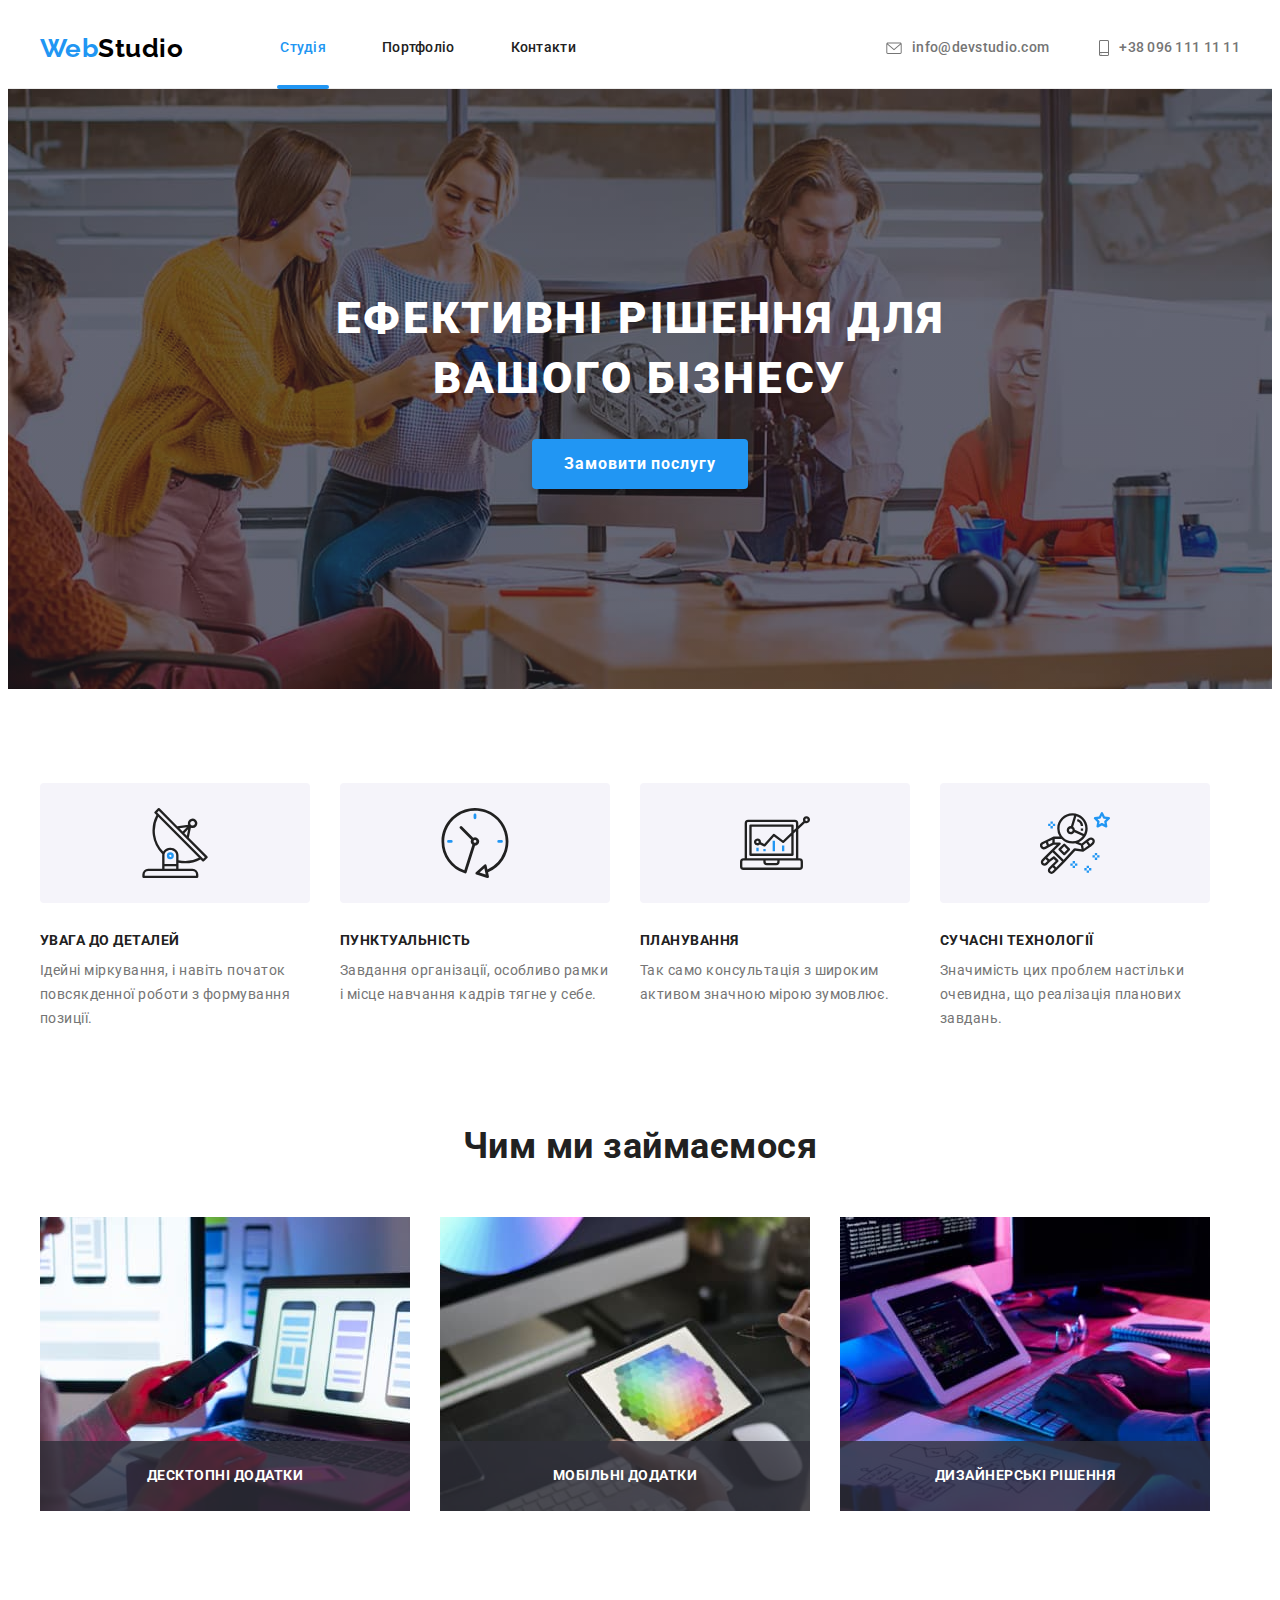
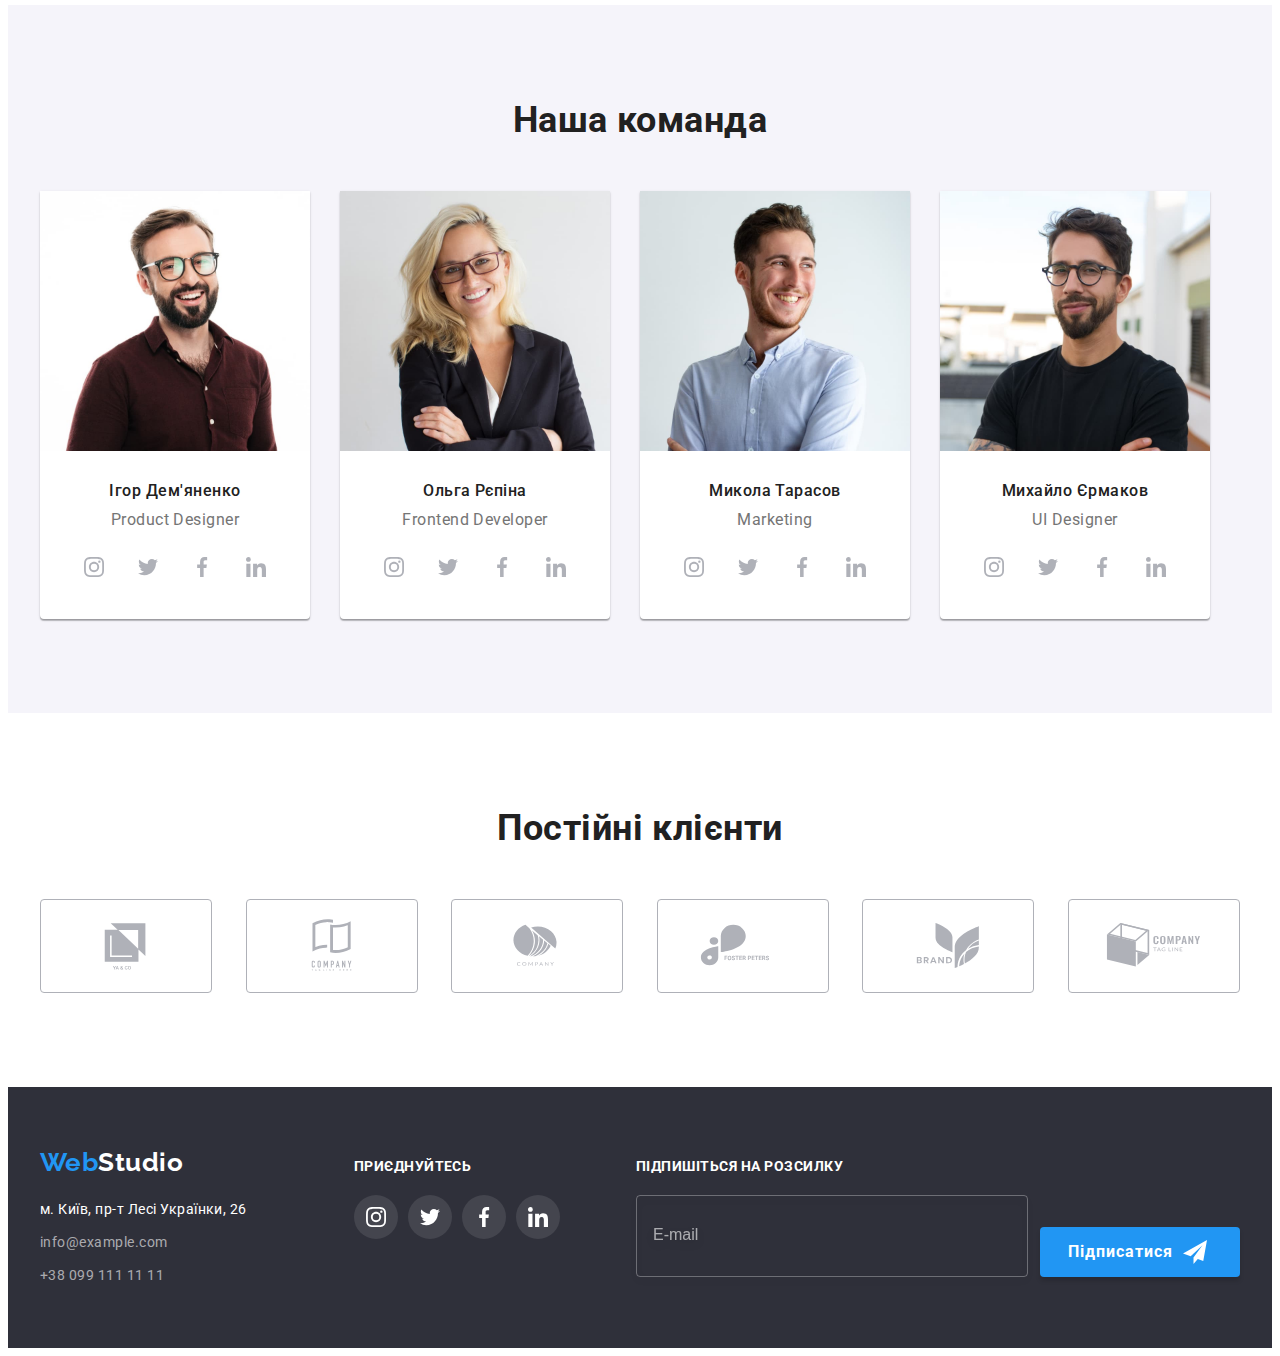
<file: index.html>
<!DOCTYPE html>
<html lang="uk">
  <head>
    <meta charset="utf-8" />
    <meta http-equiv="x-ua-compatible" content="ie=edge" />
    <meta name="viewport" content="width=device-width, initial-scale=1.0" />
    <title>WebStudio</title>
    <link rel="preconnect" href="https://fonts.googleapis.com" />
    <link rel="preconnect" href="https://fonts.gstatic.com" crossorigin />
    <link
      href="https://fonts.googleapis.com/css2?family=Raleway:wght@700&family=Roboto:wght@400;500;700;900&display=swap"
      rel="stylesheet"
    />
    <link
      rel="stylesheet"
      href="https://cdnjs.cloudflare.com/ajax/libs/modern-normalize/1.1.0/modern-normalize.min.css"
      integrity="sha512-wpPYUAdjBVSE4KJnH1VR1HeZfpl1ub8YT/NKx4PuQ5NmX2tKuGu6U/JRp5y+Y8XG2tV+wKQpNHVUX03MfMFn9Q=="
      crossorigin="anonymous"
      referrerpolicy="no-referrer"
    />
    <link rel="stylesheet" href="./css/main.min.css" />
  </head>
  <body>
    <!--Шапка-->
    <header class="header">
      <div class="container container-header">
        <nav class="navigation">
          <a class="logo" href="./index.html" lang="en"
            ><span class="logo__accent">Web</span>Studio</a
          >
          <ul class="site-nav">
            <li class="site-nav__item">
              <a
                href="./index.html"
                class="site-nav__link site-nav__link--current"
                >Студія</a
              >
            </li>
            <li class="site-nav__item">
              <a href="./portfolio.html" class="site-nav__link">Портфоліо</a>
            </li>
            <li class="site-nav__item">
              <a href="#" class="site-nav__link">Контакти</a>
            </li>
          </ul>
        </nav>
        <ul class="header-contacts">
          <li class="header-contacts__item">
            <a href="mailto:info@devstudio.com" class="header-contacts__link"
              ><svg class="header-contacts__icon" width="16" height="12">
                <use href="./images/icons.svg#icon-envelope"></use></svg
              >info@devstudio.com
            </a>
          </li>
          <li class="header-contacts__item">
            <a href="tel:+380961111111" class="header-contacts__link"
              ><svg class="header-contacts__icon" width="10" height="16">
                <use href="./images/icons.svg#icon-smartphone"></use></svg
              >+38 096 111 11 11</a
            >
          </li>
        </ul>
      </div>
    </header>
    <!--Головне Меню-->
    <main class="page-main">
      <!--Герой-->
      <section class="section section-hero">
        <div class="container section-hero__container">
          <h1 class="section-hero__title">
            Ефективні рішення для вашого бізнесу
          </h1>
          <button type="button" class="basic-btn" data-modal-open>
            Замовити послугу
          </button>
        </div>
      </section>
      <!--Наші переваги-->
      <section class="section section-benefits">
        <div class="container">
          <h2 class="visually-hidden">Наші переваги</h2>
          <ul class="benefits">
            <li class="benefits__item">
              <div class="benefits__icon-box">
                <svg class="benefits__icon" width="70" height="70">
                  <use href="./images/icons.svg#icon-antenna-benefits"></use>
                </svg>
              </div>
              <h3 class="benefits__title">Увага до деталей</h3>
              <p class="benefits__text">
                Ідейні міркування, і навіть початок повсякденної роботи з
                формування позиції.
              </p>
            </li>
            <li class="benefits-list-item">
              <div class="benefits__icon-box">
                <svg class="benefits__icon" width="70" height="70">
                  <use href="./images/icons.svg#icon-clock-benefits"></use>
                </svg>
              </div>
              <h3 class="benefits__title">Пунктуальність</h3>
              <p class="benefits__text">
                Завдання організації, особливо рамки і місце навчання кадрів
                тягне у себе.
              </p>
            </li>
            <li class="benefits-list-item">
              <div class="benefits__icon-box">
                <svg class="benefits__icon" width="70" height="70">
                  <use href="./images/icons.svg#icon-diagram-benefits"></use>
                </svg>
              </div>
              <h3 class="benefits__title">Планування</h3>
              <p class="benefits__text">
                Так само консультація з широким активом значною мірою зумовлює.
              </p>
            </li>
            <li class="benefits-list-item">
              <div class="benefits__icon-box">
                <svg class="benefits__icon" width="70" height="70">
                  <use href="./images/icons.svg#icon-astronaut-benefits"></use>
                </svg>
              </div>
              <h3 class="benefits__title">Сучасні технології</h3>
              <p class="benefits__text">
                Значимість цих проблем настільки очевидна, що реалізація
                планових завдань.
              </p>
            </li>
          </ul>
        </div>
      </section>
      <!--Чим ми займаємося-->
      <section class="section section-work">
        <div class="container">
          <h2 class="section-work__title">Чим ми займаємося</h2>
          <ul class="work">
            <li class="work__item">
              <div class="thumb">
                <img
                  src="./images/img-1.jpg"
                  alt="моноблок та планшет на столі"
                  width="370"
                  height="294"
                  class="thumb__img"
                />
                <p class="thumb__text">Десктопні додатки</p>
              </div>
            </li>
            <li class="work__item">
              <div class="thumb">
                <img
                  src="./images/img-2.jpg"
                  alt="мобільний телефон та ноутбук"
                  width="370"
                  height="294"
                  class="thumb__img"
                />
                <p class="thumb__text">Мобільні додатки</p>
              </div>
            </li>
            <li class="work__item">
              <div class="thumb">
                <img
                  src="./images/img-3.jpg"
                  alt="планшет з кольоровою палітрою"
                  width="370"
                  height="294"
                  class="thumb__img"
                />
                <p class="thumb__text">Дизайнерські рішення</p>
              </div>
            </li>
          </ul>
        </div>
      </section>
      <!--Команда-->
      <section class="section section-team">
        <div class="container">
          <h2 class="section-team__title">Наша команда</h2>
          <ul class="team-list">
            <li class="team-list__item">
              <img
                src="./images/photo-1.jpg"
                alt="Ігор Дем'яненко"
                width="270"
                height="260"
                class="team-list__img"
              />
              <div class="team-content">
                <h3 class="team-list__title">Ігор Дем'яненко</h3>
                <p lang="en" class="team-list__text">Product Designer</p>
                <ul class="social-web">
                  <li class="social-web__item">
                    <a href="#" class="social-web__link"
                      ><svg class="social-web__icon" width="20" height="20">
                        <use
                          href="./images/icons.svg#icon-instagram-team"
                        ></use></svg
                    ></a>
                  </li>
                  <li class="social-web__item">
                    <a href="#" class="social-web__link"
                      ><svg class="social-web__icon" width="20" height="20">
                        <use
                          href="./images/icons.svg#icon-twitter-team"
                        ></use></svg
                    ></a>
                  </li>
                  <li class="social-web___item">
                    <a href="#" class="social-web__link"
                      ><svg class="social-web__icon" width="20" height="20">
                        <use
                          href="./images/icons.svg#icon-facebook-team"
                        ></use></svg
                    ></a>
                  </li>
                  <li class="social-web__item">
                    <a href="#" class="social-web__link"
                      ><svg class="social-web__icon" width="20" height="20">
                        <use
                          href="./images/icons.svg#icon-linkedin-team"
                        ></use></svg
                    ></a>
                  </li>
                </ul>
              </div>
            </li>
            <li class="team-list__item">
              <img
                src="./images/photo-2.jpg"
                alt="Ольга Рєпіна"
                width="270"
                height="260"
                class="team-list__img"
              />
              <div class="team-content">
                <h3 class="team-list__title">Ольга Рєпіна</h3>
                <p lang="en" class="team-list__text">Frontend Developer</p>
                <ul class="social-web">
                  <li class="social-web__item">
                    <a href="#" class="social-web__link"
                      ><svg class="social-web__icon" width="20" height="20">
                        <use
                          href="./images/icons.svg#icon-instagram-team"
                        ></use></svg
                    ></a>
                  </li>
                  <li class="social-web__item">
                    <a href="#" class="social-web__link"
                      ><svg class="social-web__icon" width="20" height="20">
                        <use
                          href="./images/icons.svg#icon-twitter-team"
                        ></use></svg
                    ></a>
                  </li>
                  <li class="social-web__item">
                    <a href="#" class="social-web__link"
                      ><svg class="social-web__icon" width="20" height="20">
                        <use
                          href="./images/icons.svg#icon-facebook-team"
                        ></use></svg
                    ></a>
                  </li>
                  <li class="social-web__item">
                    <a href="#" class="social-web__link"
                      ><svg class="social-web__icon" width="20" height="20">
                        <use
                          href="./images/icons.svg#icon-linkedin-team"
                        ></use></svg
                    ></a>
                  </li>
                </ul>
              </div>
            </li>
            <li class="team-list__item">
              <img
                src="./images/photo-3.jpg"
                alt="Микола Тарасов"
                width="270"
                height="260"
                class="team-list__img"
              />
              <div class="team-content">
                <h3 class="team-list__title">Микола Тарасов</h3>
                <p lang="en" class="team-list__text">Marketing</p>
                <ul class="social-web">
                  <li class="social-web__item">
                    <a href="#" class="social-web__link"
                      ><svg class="social-web__icon" width="20" height="20">
                        <use
                          href="./images/icons.svg#icon-instagram-team"
                        ></use></svg
                    ></a>
                  </li>
                  <li class="social-web__item">
                    <a href="#" class="social-web__link"
                      ><svg class="social-web__icon" width="20" height="20">
                        <use
                          href="./images/icons.svg#icon-twitter-team"
                        ></use></svg
                    ></a>
                  </li>
                  <li class="social-web__item">
                    <a href="#" class="social-web__link"
                      ><svg class="social-web__icon" width="20" height="20">
                        <use
                          href="./images/icons.svg#icon-facebook-team"
                        ></use></svg
                    ></a>
                  </li>
                  <li class="social-web__item">
                    <a href="#" class="social-web__link"
                      ><svg class="social-web__icon" width="20" height="20">
                        <use
                          href="./images/icons.svg#icon-linkedin-team"
                        ></use></svg
                    ></a>
                  </li>
                </ul>
              </div>
            </li>
            <li class="team-list__item">
              <img
                src="./images/photo-4.jpg"
                alt="Михайло Єрмаков"
                width="270"
                height="260"
                class="team-list__img"
              />
              <div class="team-content">
                <h3 class="team-list__title">Михайло Єрмаков</h3>
                <p lang="en" class="team-list__text">UI Designer</p>
                <ul class="social-web">
                  <li class="social-web__item">
                    <a href="#" class="social-web__link"
                      ><svg class="social-web__icon" width="20" height="20">
                        <use
                          href="./images/icons.svg#icon-instagram-team"
                        ></use></svg
                    ></a>
                  </li>
                  <li class="social-web__item">
                    <a href="#" class="social-web__link"
                      ><svg class="social-web__icon" width="20" height="20">
                        <use
                          href="./images/icons.svg#icon-twitter-team"
                        ></use></svg
                    ></a>
                  </li>
                  <li class="social-web__item">
                    <a href="#" class="social-web__link"
                      ><svg class="social-web__icon" width="20" height="20">
                        <use
                          href="./images/icons.svg#icon-facebook-team"
                        ></use></svg
                    ></a>
                  </li>
                  <li class="social-web__item">
                    <a href="#" class="social-web__link"
                      ><svg class="social-web__icon" width="20" height="20">
                        <use
                          href="./images/icons.svg#icon-linkedin-team"
                        ></use></svg
                    ></a>
                  </li>
                </ul>
              </div>
            </li>
          </ul>
        </div>
      </section>
      <!-- Клієнти -->
      <section class="section section-clients">
        <div class="container">
          <h2 class="section-clients__title">Постійні клієнти</h2>
          <ul class="clients">
            <li class="clients__item">
              <a href="#" class="clients__link"
                ><svg class="clients__icon" width="106" height="60">
                  <use href="./images/icons.svg#icon-client-1"></use></svg
              ></a>
            </li>
            <li class="clients__item">
              <a href="#" class="clients__link"
                ><svg class="clients__icon" width="106" height="60">
                  <use href="./images/icons.svg#icon-client-2"></use></svg
              ></a>
            </li>
            <li class="clients__item">
              <a href="#" class="clients__link"
                ><svg class="clients__icon" width="106" height="60">
                  <use href="./images/icons.svg#icon-client-3"></use></svg
              ></a>
            </li>
            <li class="clients__item">
              <a href="#" class="clients__link"
                ><svg class="clients__icon" width="106" height="60">
                  <use href="./images/icons.svg#icon-client-4"></use></svg
              ></a>
            </li>
            <li class="clients__item">
              <a href="#" class="clients__link"
                ><svg class="clients__icon" width="106" height="60">
                  <use href="./images/icons.svg#icon-client-5"></use></svg
              ></a>
            </li>
            <li class="clients__item">
              <a href="#" class="clients__link"
                ><svg class="clients__icon" width="106" height="60">
                  <use href="./images/icons.svg#icon-client-6"></use></svg
              ></a>
            </li>
          </ul>
        </div>
      </section>
    </main>
    <!--Підвал-->
    <footer class="footer">
      <div class="container footer-content">
        <div>
          <a href="./index.html" class="logo logo--second-color" lang="en">
            <span class="logo__accent">Web</span>Studio</a
          >
          <address class="address">
            <ul class="address__list">
              <li class="address__item">
                <a
                  href="https://goo.gl/maps/CPtrU1FHBa2aNyZL9"
                  target="_blank"
                  rel="noopener noreferrer nofollow"
                  class="address__link"
                  ><span class="address__text address__text--color"
                    >м. Київ, пр-т Лесі Українки, 26</span
                  ></a
                >
              </li>
              <li class="address__item">
                <a
                  href="mailto:info@example.com"
                  class="address__link"
                  lang="en"
                  >info@example.com</a
                >
              </li>
              <li class="address__item">
                <a href="tel:+380991111111" class="address__link"
                  >+38 099 111 11 11</a
                >
              </li>
            </ul>
          </address>
        </div>
        <div class="social-web-box">
          <p class="slogan-text">Приєднуйтесь</p>
          <ul class="studio-social-web">
            <li class="studio-social-web__item">
              <a href="#" class="studio-social-web__link"
                ><svg class="studio-social-web__icon" width="20" height="20">
                  <use
                    href="./images/icons.svg#icon-instagram-footer"
                  ></use></svg
              ></a>
            </li>
            <li class="studio-social-web__item">
              <a href="#" class="studio-social-web__link"
                ><svg class="studio-social-web__icon" width="20" height="20">
                  <use href="./images/icons.svg#icon-twitter-footer"></use></svg
              ></a>
            </li>
            <li class="studio-social-web__item">
              <a href="#" class="studio-social-web__link"
                ><svg class="studio-social-web__icon" width="20" height="20">
                  <use
                    href="./images/icons.svg#icon-facebook-footer"
                  ></use></svg
              ></a>
            </li>
            <li class="studio-social-web__item">
              <a href="#" class="studio-social-web__link"
                ><svg class="studio-social-web__icon" width="20" height="20">
                  <use
                    href="./images/icons.svg#icon-linkedin-footer"
                  ></use></svg
              ></a>
            </li>
          </ul>
        </div>
        <div class="sign-up-box">
          <p class="sign-up-box__title">Підпишіться на розсилку</p>
          <form class="sign-up-form">
            <label
              ><input
                class="sign-up-form__email"
                type="email"
                name="mail"
                placeholder="E-mail"
                id="footer-mail"
              />
            </label>

            <button class="sign-up-btn basic-btn" type="submit">
              Підписатися
              <svg class="sign-up-btn__icon" width="24" height="24">
                <use href="./images/icons.svg#icon-send"></use>
              </svg>
            </button>
          </form>
        </div>
      </div>
    </footer>
    <!-- Backdrop -->
    <div class="backdrop is-hidden" data-modal>
      <div class="modal">
        <button class="modal-btn-close" type="button" data-modal-close>
          <svg class="modal-btn-close__icon" width="11" height="11">
            <use href="./images/icons.svg#icon-close-modal-btn"></use>
          </svg>
        </button>
        <form class="modal-form">
          <p class="modal-form__slogan">
            Залиште свої дані, ми вам передзвонимо
          </p>
          <div class="form-container">
            <div class="input-container">
              <label class="modal-form__label" for="name">Ім'я</label>
              <input
                class="modal-form__input"
                type="text"
                name="user-name"
                id="name"
              />
              <svg class="modal-form__icon" width="18" height="18">
                <use href="./images/icons.svg#icon-person-black"></use>
              </svg>
            </div>

            <div class="input-container">
              <label class="modal-form__label" for="tel">Телефон</label>
              <input
                class="modal-form__input"
                type="tel"
                name="telephone"
                id="tel"
              />
              <svg class="modal-form__icon" width="18" height="18">
                <use href="./images/icons.svg#icon-phone-black"></use>
              </svg>
            </div>

            <div class="input-container">
              <label class="modal-form__label" for="mail">Пошта</label>
              <input
                class="modal-form__input"
                type="email"
                name="mail"
                id="mail"
              />
              <svg class="modal-form__icon" width="18" height="18">
                <use href="./images/icons.svg#icon-email-black"></use>
              </svg>
            </div>

            <div class="input-container">
              <label class="modal-form__label" for="comment">Коментар</label>
              <textarea
                class="modal-form__input comment"
                name="comment"
                id="comment"
                rows="5"
                placeholder="Введіть текст"
              ></textarea>
            </div>
          </div>
          <label class="policy"
            ><input
              class="policy__checkbox visually-hidden"
              type="checkbox"
              name="checkbox"
              value="policy"
            /><svg class="policy__icon" width="16" height="15">
              <use href="./images/icons.svg#icon-border-check"></use></svg
            ><svg
              class="policy__icon policy__icon--check"
              width="16"
              height="15"
            >
              <use href="./images/icons.svg#icon-check"></use></svg
            ><span class="policy__text">Погоджуюся з розсилкою та приймаю</span>
            <a class="policy__link" href="#">Умови договору</a></label
          >
          <button class="modal-send-btn basic-btn" type="submit">
            Відправити
          </button>
        </form>
      </div>
    </div>
    <script src="./js/modal.js"></script>
  </body>
</html>
</file>
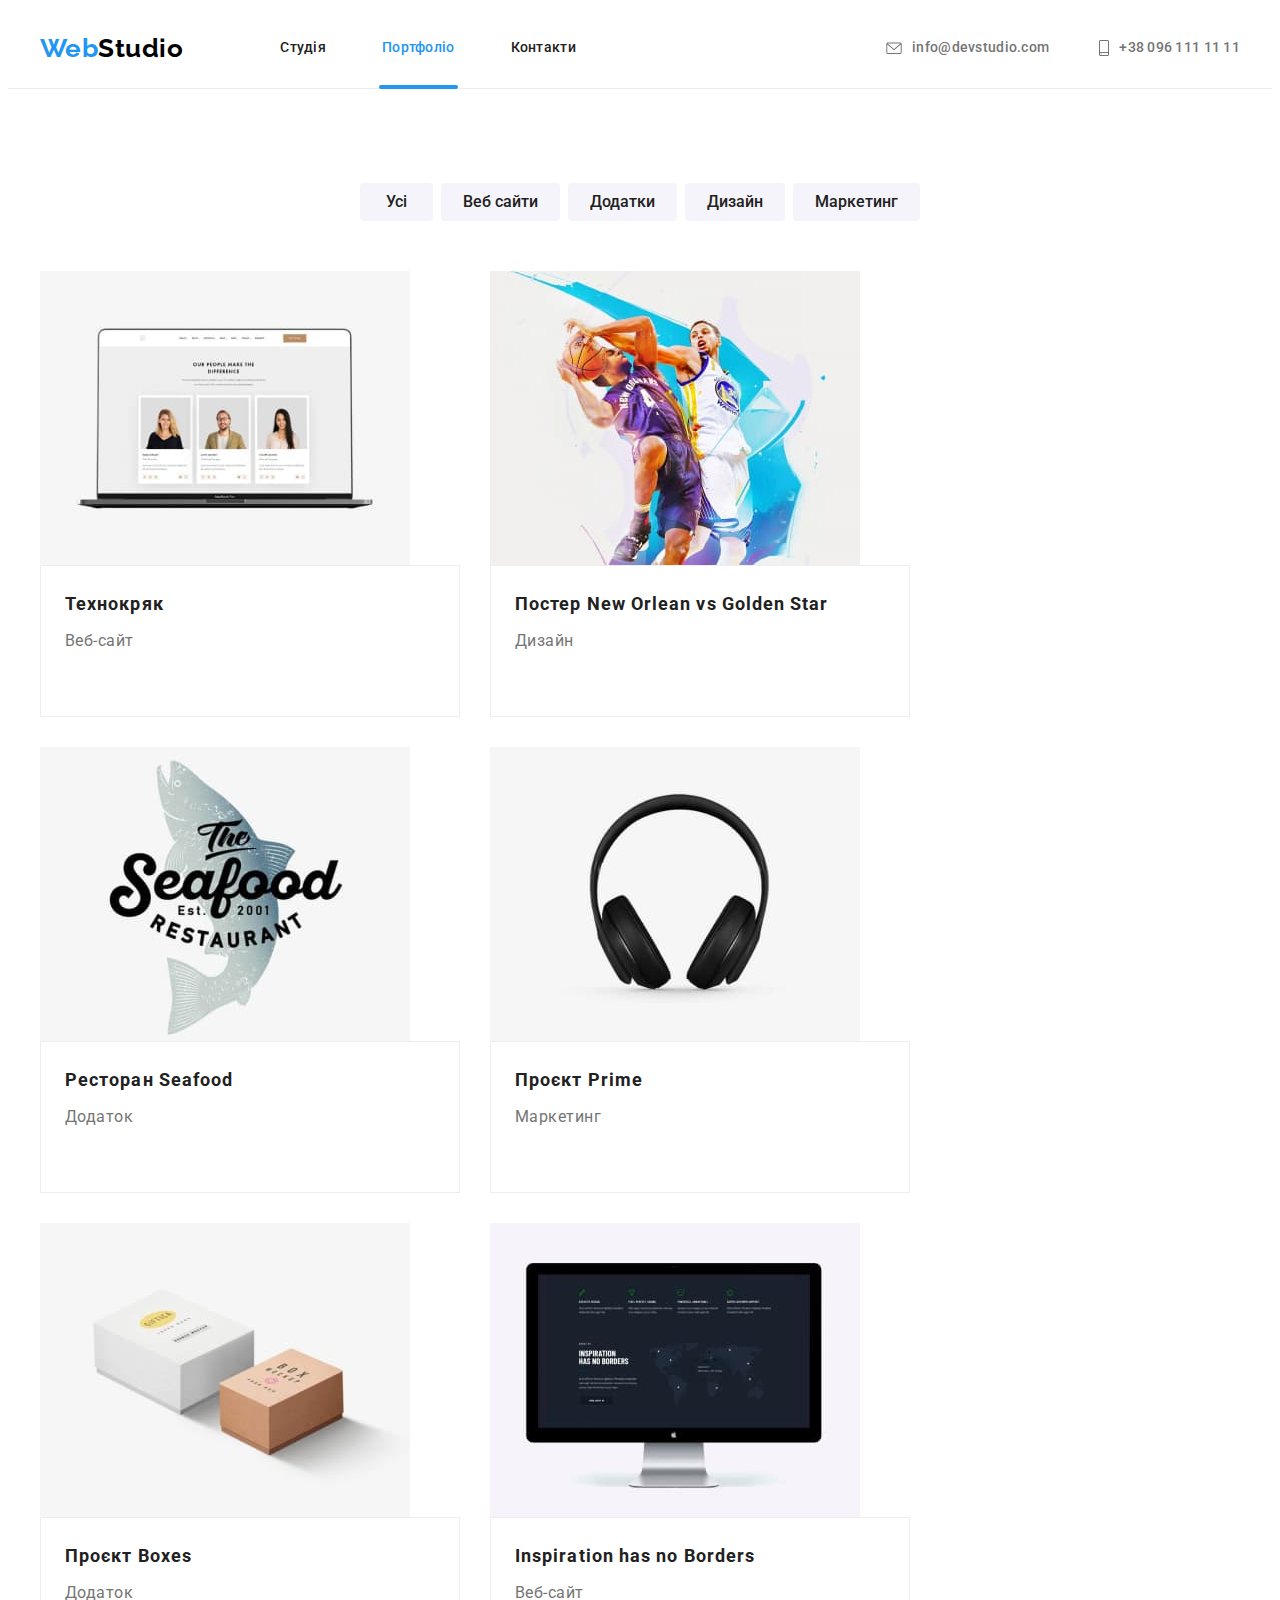
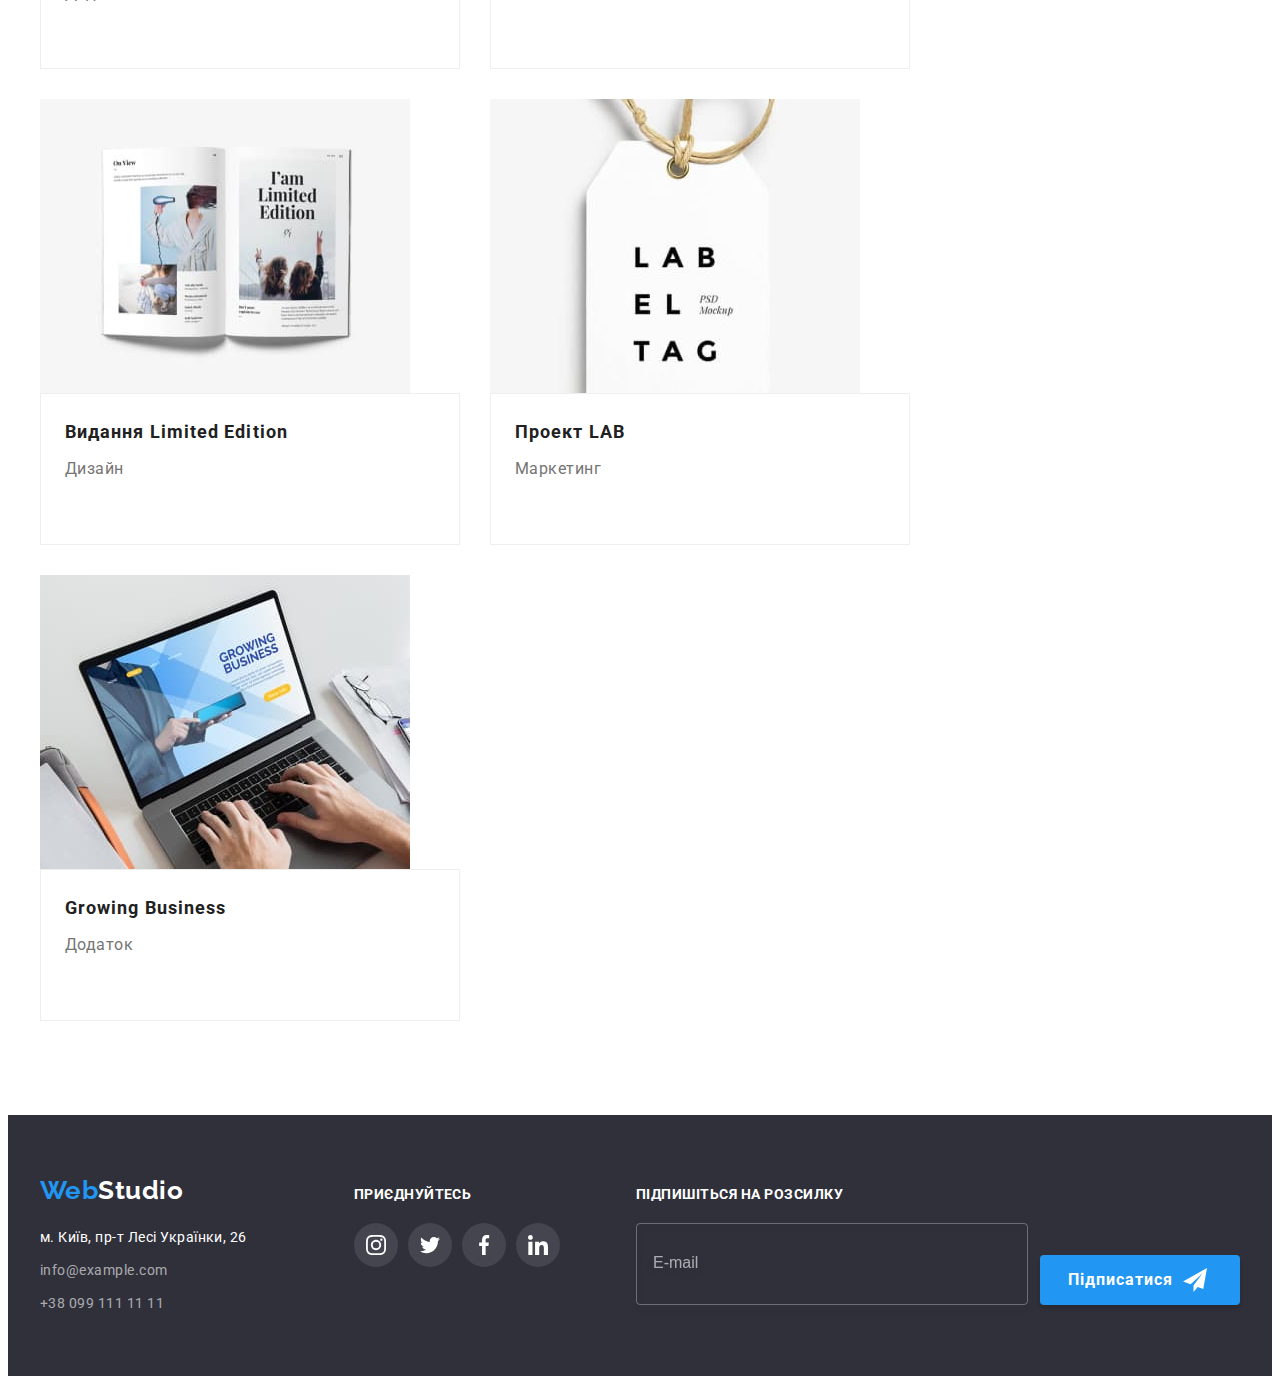
<file: portfolio.html>
<!DOCTYPE html>
<html lang="uk">
  <head>
    <meta charset="utf-8" />
    <meta http-equiv="x-ua-compatible" content="ie=edge" />
    <meta name="viewport" content="width=device-width, initial-scale=1.0" />
    <title>WebStudio</title>
    <link rel="preconnect" href="https://fonts.googleapis.com" />
    <link rel="preconnect" href="https://fonts.gstatic.com" crossorigin />
    <link
      href="https://fonts.googleapis.com/css2?family=Raleway:wght@700&family=Roboto:wght@400;500;700;900&display=swap"
      rel="stylesheet"
    />
    <link
      rel="stylesheet"
      href="https://cdnjs.cloudflare.com/ajax/libs/modern-normalize/1.1.0/modern-normalize.min.css"
      integrity="sha512-wpPYUAdjBVSE4KJnH1VR1HeZfpl1ub8YT/NKx4PuQ5NmX2tKuGu6U/JRp5y+Y8XG2tV+wKQpNHVUX03MfMFn9Q=="
      crossorigin="anonymous"
      referrerpolicy="no-referrer"
    />
    <link rel="stylesheet" href="./css/main.min.css" />
  </head>
  <body>
    <!--Шапка-->
    <header class="header">
      <div class="container container-header">
        <nav class="navigation">
          <a class="logo" href="./index.html" lang="en"
            ><span class="logo__accent">Web</span>Studio</a
          >
          <ul class="site-nav">
            <li class="site-nav__item">
              <a href="./index.html" class="site-nav__link">Студія</a>
            </li>
            <li class="site-nav__item">
              <a
                href="./portfolio.html"
                class="site-nav__link site-nav__link--current"
                >Портфоліо</a
              >
            </li>
            <li class="site-nav__item">
              <a href="#" class="site-nav__link">Контакти</a>
            </li>
          </ul>
        </nav>
        <ul class="header-contacts">
          <li class="header-contacts__item">
            <a href="mailto:info@devstudio.com" class="header-contacts__link"
              ><svg class="header-contacts__icon" width="16" height="12">
                <use href="./images/icons.svg#icon-envelope"></use></svg
              >info@devstudio.com
            </a>
          </li>
          <li class="header-contacts__item">
            <a href="tel:+380961111111" class="header-contacts__link"
              ><svg class="header-contacts__icon" width="10" height="16">
                <use href="./images/icons.svg#icon-smartphone"></use></svg
              >+38 096 111 11 11</a
            >
          </li>
        </ul>
      </div>
    </header>
    <!-- Портфоліо -->
    <main class="page-main">
      <section class="section">
        <div class="container">
          <h1 class="visually-hidden">Наші роботи</h1>
          <ul class="portfolio-filter">
            <li class="portfolio-filter__item">
              <button type="button" class="portfolio-filter__btn">Усі</button>
            </li>
            <li class="portfolio-filter__item">
              <button type="button" class="portfolio-filter__btn">
                Веб сайти
              </button>
            </li>
            <li class="portfolio-filter__item">
              <button type="button" class="portfolio-filter__btn">
                Додатки
              </button>
            </li>
            <li class="portfolio-filter__item">
              <button type="button" class="portfolio-filter__btn">
                Дизайн
              </button>
            </li>
            <li class="portfolio-filter__item">
              <button type="button" class="portfolio-filter__btn">
                Маркетинг
              </button>
            </li>
          </ul>
          <ul class="card-set">
            <li class="card-set__item">
              <a
                class="card-set__link"
                href="#"
                target="_blank"
                rel="noopener noreferrer nofollow"
              >
                <div class="thumb-portfolio">
                  <img
                    src="./images/portfolio-1.jpg"
                    alt="ноутбук"
                    width="370"
                    height="294"
                    class="card-set__img"
                  />
                  <p class="thumb-portfolio__text">
                    Ресурс пропонує комплексні пропозиції з різним рівнем
                    функціоналу та сервісів. Все це дозволить відвідувачу
                    отримати вичерпні відомості про компанію чи приватну особу.
                  </p>
                </div>
                <div class="down-border">
                  <h2 class="card-set__title">Технокряк</h2>
                  <p class="card-set__text">Веб-сайт</p>
                </div>
              </a>
            </li>
            <li class="card-set__item">
              <a
                class="card-set__link"
                href="#"
                target="_blank"
                rel="noopener noreferrer nofollow"
              >
                <div class="thumb-portfolio">
                  <img
                    src="./images/portfolio-2.jpg"
                    alt="два баскетболіста"
                    width="370"
                    height="294"
                    class="card-set__img"
                  />
                  <p class="thumb-portfolio__text">
                    Ресурс пропонує комплексні пропозиції з різним рівнем
                    функціоналу та сервісів. Все це дозволить відвідувачу
                    отримати вичерпні відомості про компанію чи приватну особу.
                  </p>
                </div>
                <div class="down-border">
                  <h2 class="card-set__title">
                    Постер <span lang="en">New Orlean vs Golden Star</span>
                  </h2>
                  <p class="card-set__text">Дизайн</p>
                </div>
              </a>
            </li>
            <li class="card-set__item">
              <a
                class="card-set__link"
                href="#"
                target="_blank"
                rel="noopener noreferrer nofollow"
              >
                <div class="thumb-portfolio">
                  <img
                    src="./images/portfolio-3.jpg"
                    alt="риба та назва ресторану"
                    width="370"
                    height="294"
                    class="card-set__img"
                  />
                  <p class="thumb-portfolio__text">
                    Ресурс пропонує комплексні пропозиції з різним рівнем
                    функціоналу та сервісів. Все це дозволить відвідувачу
                    отримати вичерпні відомості про компанію чи приватну особу.
                  </p>
                </div>
                <div class="down-border">
                  <h2 class="card-set__title">
                    Ресторан <span lang="en">Seafood</span>
                  </h2>
                  <p class="card-set__text">Додаток</p>
                </div>
              </a>
            </li>
            <li class="card-set__item">
              <a
                class="card-set__link"
                href="#"
                target="_blank"
                rel="noopener noreferrer nofollow"
              >
                <div class="thumb-portfolio">
                  <img
                    src="./images/portfolio-4.jpg"
                    alt="навушники"
                    width="370"
                    height="294"
                    class="card-set__img"
                  />
                  <p class="thumb-portfolio__text">
                    Ресурс пропонує комплексні пропозиції з різним рівнем
                    функціоналу та сервісів. Все це дозволить відвідувачу
                    отримати вичерпні відомості про компанію чи приватну особу.
                  </p>
                </div>
                <div class="down-border">
                  <h2 class="card-set__title">
                    Проєкт <span lang="en">Prime</span>
                  </h2>
                  <p class="card-set__text">Маркетинг</p>
                </div>
              </a>
            </li>
            <li class="card-set__item">
              <a
                class="card-set__link"
                href="#"
                target="_blank"
                rel="noopener noreferrer nofollow"
              >
                <div class="thumb-portfolio">
                  <img
                    src="./images/portfolio-5.jpg"
                    alt="дві коробки. одна біла друга коричнева"
                    width="370"
                    height="294"
                    class="card-set__img"
                  />
                  <p class="thumb-portfolio__text">
                    Ресурс пропонує комплексні пропозиції з різним рівнем
                    функціоналу та сервісів. Все це дозволить відвідувачу
                    отримати вичерпні відомості про компанію чи приватну особу.
                  </p>
                </div>
                <div class="down-border">
                  <h2 class="card-set__title">
                    Проєкт <span lang="en">Boxes</span>
                  </h2>
                  <p class="card-set__text">Додаток</p>
                </div>
              </a>
            </li>
            <li class="card-set__item">
              <a
                class="card-set__link"
                href="#"
                target="_blank"
                rel="noopener noreferrer nofollow"
              >
                <div class="thumb-portfolio">
                  <img
                    src="./images/portfolio-6.jpg"
                    alt="моноблок"
                    width="370"
                    height="294"
                    class="card-set__img"
                  />
                  <p class="thumb-portfolio__text">
                    Ресурс пропонує комплексні пропозиції з різним рівнем
                    функціоналу та сервісів. Все це дозволить відвідувачу
                    отримати вичерпні відомості про компанію чи приватну особу.
                  </p>
                </div>
                <div class="down-border">
                  <h2 lang="en" class="card-set__title">
                    Inspiration has no Borders
                  </h2>
                  <p class="card-set__text">Веб-сайт</p>
                </div>
              </a>
            </li>
            <li class="card-set__item">
              <a
                class="card-set__link"
                href="#"
                target="_blank"
                rel="noopener noreferrer nofollow"
              >
                <div class="thumb-portfolio">
                  <img
                    src="./images/portfolio-7.jpg"
                    alt="книга"
                    width="370"
                    height="294"
                    class="card-set__img"
                  />
                  <p class="thumb-portfolio__text">
                    Ресурс пропонує комплексні пропозиції з різним рівнем
                    функціоналу та сервісів. Все це дозволить відвідувачу
                    отримати вичерпні відомості про компанію чи приватну особу.
                  </p>
                </div>
                <div class="down-border">
                  <h2 class="card-set__title">
                    Видання <span lang="en">Limited Edition</span>
                  </h2>
                  <p class="card-set__text">Дизайн</p>
                </div>
              </a>
            </li>
            <li class="card-set__item">
              <a
                class="card-set__link"
                href="#"
                target="_blank"
                rel="noopener noreferrer nofollow"
              >
                <div class="thumb-portfolio">
                  <img
                    src="./images/portfolio-8.jpg"
                    alt="напис на паперовому жетоні"
                    width="370"
                    height="294"
                    class="card-set__img"
                  />
                  <p class="thumb-portfolio__text">
                    Ресурс пропонує комплексні пропозиції з різним рівнем
                    функціоналу та сервісів. Все це дозволить відвідувачу
                    отримати вичерпні відомості про компанію чи приватну особу.
                  </p>
                </div>
                <div class="down-border">
                  <h2 class="card-set__title">
                    Проект <span lang="en">LAB</span>
                  </h2>
                  <p class="card-set__text">Маркетинг</p>
                </div>
              </a>
            </li>
            <li class="card-set__item">
              <a
                class="card-set__link"
                href="#"
                target="_blank"
                rel="noopener noreferrer nofollow"
              >
                <div class="thumb-portfolio">
                  <img
                    src="./images/portfolio-9.jpg"
                    alt="ноутбук та окуляри на столі"
                    width="370"
                    height="294"
                    class="card-set__img"
                  />
                  <p class="thumb-portfolio__text">
                    Ресурс пропонує комплексні пропозиції з різним рівнем
                    функціоналу та сервісів. Все це дозволить відвідувачу
                    отримати вичерпні відомості про компанію чи приватну особу.
                  </p>
                </div>
                <div class="down-border">
                  <h2 lang="en" class="card-set__title">Growing Business</h2>
                  <p class="card-set__text">Додаток</p>
                </div>
              </a>
            </li>
          </ul>
        </div>
      </section>
    </main>
    <!--Підвал-->
    <footer class="footer">
      <div class="container footer-content">
        <div>
          <a href="./index.html" class="logo logo--second-color" lang="en">
            <span class="logo__accent">Web</span>Studio</a
          >
          <address class="address">
            <ul class="address__list">
              <li class="address__item">
                <a
                  href="https://goo.gl/maps/CPtrU1FHBa2aNyZL9"
                  target="_blank"
                  rel="noopener noreferrer nofollow"
                  class="address__link"
                  ><span class="address__text address__text--color"
                    >м. Київ, пр-т Лесі Українки, 26</span
                  ></a
                >
              </li>
              <li class="address__item">
                <a
                  href="mailto:info@example.com"
                  class="address__link"
                  lang="en"
                  >info@example.com</a
                >
              </li>
              <li class="address__item">
                <a href="tel:+380991111111" class="address__link"
                  >+38 099 111 11 11</a
                >
              </li>
            </ul>
          </address>
        </div>
        <div class="social-web-box">
          <p class="slogan-text">Приєднуйтесь</p>
          <ul class="studio-social-web">
            <li class="studio-social-web__item">
              <a href="#" class="studio-social-web__link"
                ><svg class="studio-social-web__icon" width="20" height="20">
                  <use
                    href="./images/icons.svg#icon-instagram-footer"
                  ></use></svg
              ></a>
            </li>
            <li class="studio-social-web__item">
              <a href="#" class="studio-social-web__link"
                ><svg class="studio-social-web__icon" width="20" height="20">
                  <use href="./images/icons.svg#icon-twitter-footer"></use></svg
              ></a>
            </li>
            <li class="studio-social-web__item">
              <a href="#" class="studio-social-web__link"
                ><svg class="studio-social-web__icon" width="20" height="20">
                  <use
                    href="./images/icons.svg#icon-facebook-footer"
                  ></use></svg
              ></a>
            </li>
            <li class="studio-social-web__item">
              <a href="#" class="studio-social-web__link"
                ><svg class="studio-social-web__icon" width="20" height="20">
                  <use
                    href="./images/icons.svg#icon-linkedin-footer"
                  ></use></svg
              ></a>
            </li>
          </ul>
        </div>
        <div class="sign-up-box">
          <p class="sign-up-box__title">Підпишіться на розсилку</p>
          <form class="sign-up-form">
            <label
              ><input
                class="sign-up-form__email"
                type="email"
                name="mail"
                placeholder="E-mail"
                id="footer-mail"
              />
            </label>

            <button class="sign-up-btn basic-btn" type="submit">
              Підписатися
              <svg class="sign-up-btn__icon" width="24" height="24">
                <use href="./images/icons.svg#icon-send"></use>
              </svg>
            </button>
          </form>
        </div>
      </div>
    </footer>
  </body>
</html>
</file>
<file: css/main.min.css>
body{font-family:"Roboto",sans-serif;background-color:#fff;color:#212121;letter-spacing:.03em}h1,h2,h3,p,ul{margin-top:0px;margin-bottom:0px;padding:0}ul{list-style:none}img{display:block;max-width:100%}button{font-family:inherit}svg{display:block}.section{padding-top:94px;padding-bottom:94px}.container{width:1200px;margin-left:auto;margin-right:auto;padding-left:15px;padding-right:15px}.visually-hidden{position:absolute;white-space:nowrap;width:1px;height:1px;overflow:hidden;border:0;padding:0;clip:rect(0 0 0 0);-webkit-clip-path:inset(50%);clip-path:inset(50%);margin:-1px}.header{border-bottom:1px solid #ececec}.container-header{display:flex;justify-content:space-between;align-items:center}.container-header .navigation{display:flex;align-items:center}.logo{font-family:"Raleway",sans-serif;color:#000;font-weight:700;font-size:26px;line-height:1.19;text-decoration:none;margin-right:94px}.logo .logo__accent{color:#2196f3}.logo--second-color{color:#fff}.site-nav{display:flex;list-style-type:none;-moz-column-gap:50px;column-gap:50px}.site-nav__link{position:relative;transition:color 250ms cubic-bezier(0.4, 0, 0.2, 1);color:#212121;font-weight:500;font-size:14px;line-height:1.14;letter-spacing:.02em;text-decoration:none;text-align:center;display:block;padding-top:32px;padding-bottom:32px;padding-left:3px;padding-right:3px}.site-nav__link:hover,.site-nav__link:focus{color:#2196f3}.site-nav__link--current::after{content:"";width:100%;height:4px;background-color:#2196f3;position:absolute;bottom:-1px;left:0;border-radius:2px}.site-nav__link--current{color:#2196f3}.header-contacts{display:flex;list-style-type:none;-moz-column-gap:50px;column-gap:50px}.header-contacts__link{transition:color 250ms cubic-bezier(0.4, 0, 0.2, 1);color:#757575;fill:currentColor;font-weight:500;font-size:14px;line-height:1.14;letter-spacing:.02em;text-decoration:none;display:flex;align-items:center;padding-top:32px;padding-bottom:32px}.header-contacts__link:hover,.header-contacts__link:focus{color:#2196f3}.header-contacts__icon{margin-right:10px}.section-hero{background-color:#c4c4c4;padding-top:200px;padding-bottom:200px;background-image:linear-gradient(rgba(47, 48, 58, 0.4), rgba(47, 48, 58, 0.4)),url("../images/hero-banner.jpg");background-repeat:no-repeat;background-size:1600px;background-position:center}.section-hero__container{text-align:center}.section-hero__container .section-hero__title{color:#fff;font-weight:900;font-size:44px;line-height:1.36;letter-spacing:.06em;text-transform:uppercase;width:670px;margin-left:auto;margin-right:auto;margin-bottom:30px}.basic-btn{transition:background-color 250ms cubic-bezier(0.4, 0, 0.2, 1);background-color:#2196f3;color:#fff;font-weight:700;font-size:16px;line-height:1.88;letter-spacing:.06em;cursor:pointer;border:none;border-radius:4px;box-shadow:0px 4px 4px rgba(0,0,0,.15);padding:10px 32px}.basic-btn:hover,.basic-btn:focus{background-color:#188ce8}.section-benefits{padding-bottom:0px}.benefits{display:flex;list-style:none;-moz-column-gap:30px;column-gap:30px}.benefits .benefits__title{font-weight:700;font-size:14px;line-height:1.14;text-transform:uppercase;margin-bottom:10px}.benefits .benefits__text{color:#757575;font-size:14px;line-height:1.71;width:270px}.benefits__icon-box{background-color:#f5f4fa;border-radius:4px;width:270px;height:120px;display:flex;align-items:center;justify-content:center;margin-bottom:30px}.section-work__title{font-weight:700;font-size:36px;line-height:1.17;text-align:center;margin-bottom:50px}.work{display:flex;-moz-column-gap:30px;column-gap:30px;list-style:none}.thumb{position:relative}.thumb .thumb__text{background:rgba(47,48,58,.8);color:#fff;font-weight:700;font-size:14px;line-height:1.14;display:flex;min-width:100%;min-height:70px;justify-content:center;align-items:center;text-transform:uppercase;position:absolute;bottom:0}.section-team{background-color:#f5f4fa}.section-team .section-team__title{font-weight:700;font-size:36px;line-height:1.17;text-align:center;margin-bottom:50px}.team-list{display:flex;list-style:none;-moz-column-gap:30px;column-gap:30px}.team-list .team-list__item{background-color:#fff;box-shadow:0px 1px 3px rgba(0,0,0,.12),0px 1px 1px rgba(0,0,0,.14),0px 2px 1px rgba(0,0,0,.2);border-radius:0px 0px 4px 4px}.team-list .team-list__title{font-weight:500;font-size:16px;line-height:1.19;text-align:center;margin-bottom:10px}.team-list .team-list__text{color:#757575;font-size:16px;line-height:1.19;text-align:center;margin-bottom:16px}.team-content{padding-top:30px;padding-bottom:30px;padding-left:32px;padding-right:32px}.social-web{display:flex;justify-content:space-between;align-items:center}.social-web__link{transition:color 250ms cubic-bezier(0.4, 0, 0.2, 1),background-color 250ms cubic-bezier(0.4, 0, 0.2, 1);color:#afb1b8;width:44px;height:44px;border-radius:50%;display:flex;align-items:center;justify-content:center;fill:currentColor}.social-web__link:hover,.social-web__link:focus{background-color:#2196f3;color:#fff}.section-clients{text-align:center}.section-clients .section-clients__title{font-weight:700;font-size:36px;line-height:1.17;margin-bottom:50px}.clients{display:flex;justify-content:space-between}.clients__link{transition:color 250ms cubic-bezier(0.4, 0, 0.2, 1),border 250ms cubic-bezier(0.4, 0, 0.2, 1);width:170px;height:92px;color:#afb1b8;fill:currentColor;display:flex;align-items:center;justify-content:center;border:1px solid #afb1b8;border-radius:4px}.clients__link:hover,.clients__link:focus{color:#2196f3;border:1px solid #2196f3}.footer{background-color:#2f303a;padding-top:60px;padding-bottom:60px}.footer-content{display:flex;justify-content:space-between;align-items:baseline}.address{margin-top:20px}.address .address__list{list-style:none;display:flex;flex-direction:column;row-gap:9px}.address .address__item{min-width:231px}.address .address__text--color{color:#fff}.address__link{transition:color 250ms cubic-bezier(0.4, 0, 0.2, 1);color:rgba(255,255,255,.6);font-weight:400;font-size:14px;line-height:1.71;text-decoration:none;font-style:normal}.address__link:hover,.address__link:focus{color:#2196f3}.slogan-text{color:#fff;font-weight:700;font-size:14px;line-height:1.14;text-transform:uppercase;margin-bottom:20px}.studio-social-web{display:flex;-moz-column-gap:10px;column-gap:10px}.studio-social-web__link{transition:background-color 250ms cubic-bezier(0.4, 0, 0.2, 1);display:flex;align-items:center;justify-content:center;fill:currentColor;width:44px;height:44px;background-color:rgba(255,255,255,.1);border-radius:50%}.studio-social-web__link:hover,.studio-social-web__link:focus{background-color:#2196f3}.sign-up-box__title{display:block;font-weight:700;font-size:14px;line-height:1.14;text-transform:uppercase;color:#fff}.sign-up-form{display:flex;align-items:flex-end}.sign-up-form__email{display:block;transition:border 250ms cubic-bezier(0.4, 0, 0.2, 1);padding:15px 16px;margin-top:20px;height:50px;width:358px;border:1px solid rgba(255,255,255,.3);filter:drop-shadow(0px 4px 4px rgba(0, 0, 0, 0.15));border-radius:4px;color:rgba(255,255,255,.6);background-color:inherit}.sign-up-form__email::-moz-placeholder{font-size:16px;line-height:1.25;color:rgba(255,255,255,.6)}.sign-up-form__email:-ms-input-placeholder{font-size:16px;line-height:1.25;color:rgba(255,255,255,.6)}.sign-up-form__email::placeholder{font-size:16px;line-height:1.25;color:rgba(255,255,255,.6)}.sign-up-form__email:focus{border:1px solid #2196f3}.sign-up-btn{min-width:200px;padding:10px 28px;margin-left:12px;border-radius:4px;display:flex;align-items:center}.sign-up-btn .sign-up-btn__icon{margin-left:10px}.backdrop{position:fixed;z-index:99;top:0;left:0;width:100%;height:100%;background-color:rgba(0,0,0,.2);opacity:1;visibility:visible;transition:opacity 500ms cubic-bezier(0.4, 0, 0.2, 1),visibility 500ms cubic-bezier(0.4, 0, 0.2, 1)}.backdrop.is-hidden{visibility:hidden;opacity:0;pointer-events:none}.modal{transition:transform 500ms cubic-bezier(0.4, 0, 0.2, 1);position:absolute;top:50%;left:50%;transform:translate(-50%, -50%) scale(1);min-width:528px;min-height:581px;padding:40px;box-shadow:0px 1px 3px rgba(0,0,0,.12),0px 1px 1px rgba(0,0,0,.14),0px 2px 1px rgba(0,0,0,.2);border-radius:4px;background-color:#fff}.is-hidden .modal{transform:translate(-50%, -130%) scale(0.4, 0.1)}.modal-btn-close{position:absolute;top:8px;right:8px;transition:color 250ms cubic-bezier(0.4, 0, 0.2, 1);width:30px;height:30px;display:flex;justify-content:center;align-items:center;margin:0;padding:0;cursor:pointer;border-radius:50%;border:1px solid rgba(0,0,0,.1);fill:currentColor;background-color:#fff}.modal-btn-close:hover,.modal-btn-close:focus{color:#2196f3}.modal-form{display:flex;flex-direction:column;justify-content:center;align-items:center}.modal-form .modal-form__slogan{margin-bottom:12px;font-weight:700;font-size:20px;line-height:1.15;text-align:center}.form-container{display:flex;flex-direction:column;row-gap:10px;width:448px;margin-bottom:20px;fill:currentColor}.input-container{position:relative;transition:color 250ms cubic-bezier(0.4, 0, 0.2, 1);display:flex;flex-direction:column}.input-container:focus-within{color:#2196f3}.modal-form__label{margin-bottom:4px;font-size:12px;line-height:1.17;letter-spacing:.01em;color:#757575}.modal-form__input{transition:border-color 250ms cubic-bezier(0.4, 0, 0.2, 1);padding:12px 16px 12px 42px;height:40px;border:1px solid rgba(33,33,33,.2);border-radius:4px}.input-container:focus-within .modal-form__input{border-color:#2196f3}.modal-form__input::-moz-placeholder{font-size:12px;line-height:1.17;letter-spacing:.01em;color:rgba(117,117,117,.5)}.modal-form__input:-ms-input-placeholder{font-size:12px;line-height:1.17;letter-spacing:.01em;color:rgba(117,117,117,.5)}.modal-form__input::placeholder{font-size:12px;line-height:1.17;letter-spacing:.01em;color:rgba(117,117,117,.5)}.modal-form__input.comment{padding-left:16px;height:120px;resize:none}.modal-form__icon{position:absolute;left:12px;bottom:11px}.policy{position:relative;display:flex;align-items:center;margin-bottom:30px;font-size:14px;line-height:1.71;color:#757575}.policy .policy__link{color:#2196f3}.policy .policy__icon{margin-right:7px}.policy .policy__text{margin-right:4px}.policy__icon--check{position:absolute;opacity:0}.policy__checkbox:checked~.policy__icon--check{opacity:1}.modal-send-btn{display:flex;align-items:center;padding:10px 52px}.portfolio-filter{display:flex;justify-content:center;margin-bottom:50px;-moz-column-gap:8px;column-gap:8px;list-style-type:none}.portfolio-filter__btn{transition:color 250ms cubic-bezier(0.4, 0, 0.2, 1),background-color 250ms cubic-bezier(0.4, 0, 0.2, 1),box-shadow 250ms cubic-bezier(0.4, 0, 0.2, 1);background-color:#f5f4fa;color:#212121;font-weight:500;font-size:16px;line-height:1.62;cursor:pointer;min-width:73px;padding:6px 22px;border:none;border-radius:4px}.portfolio-filter__btn:hover,.portfolio-filter__btn:focus{box-shadow:0px 3px 1px rgba(0,0,0,.1),0px 1px 2px rgba(0,0,0,.08),0px 2px 2px rgba(0,0,0,.12);background-color:#2196f3;color:#fff}.card-set{display:flex;flex-wrap:wrap;gap:30px;list-style-type:none}.card-set .card-set__item{flex-basis:calc((100% - 60px)/3)}.card-set .card-set__title{font-weight:700;font-size:18px;line-height:2;letter-spacing:.06em;margin-bottom:4px}.card-set .card-set__text{color:#757575;font-size:16px;line-height:1.88}.card-set__link{transition:box-shadow 250ms cubic-bezier(0.4, 0, 0.2, 1);display:block;text-decoration:none;color:inherit}.card-set__link:hover,.card-set__link:focus{box-shadow:0px 1px 1px rgba(0,0,0,.12),0px 4px 4px rgba(0,0,0,.06),1px 4px 6px rgba(0,0,0,.16)}.down-border{width:370px;height:110px;border:1px solid #eee;padding-top:20px;padding-left:24px;padding-right:24px;padding-bottom:20px}.thumb-portfolio{position:relative;overflow:hidden}.thumb-portfolio__text{position:absolute;top:0;left:0;width:100%;height:100%;transform:translateY(101%);transition:transform 250ms cubic-bezier(0.4, 0, 0.2, 1);padding:63px 24px;font-size:18px;line-height:1.56;color:#fff;background-color:rgba(33,150,243,.9)}.card-set__link:hover .thumb-portfolio__text,.card-set__link:focus .thumb-portfolio__text{transform:translateY(0%)}/*# sourceMappingURL=main.min.css.map */
</file>
